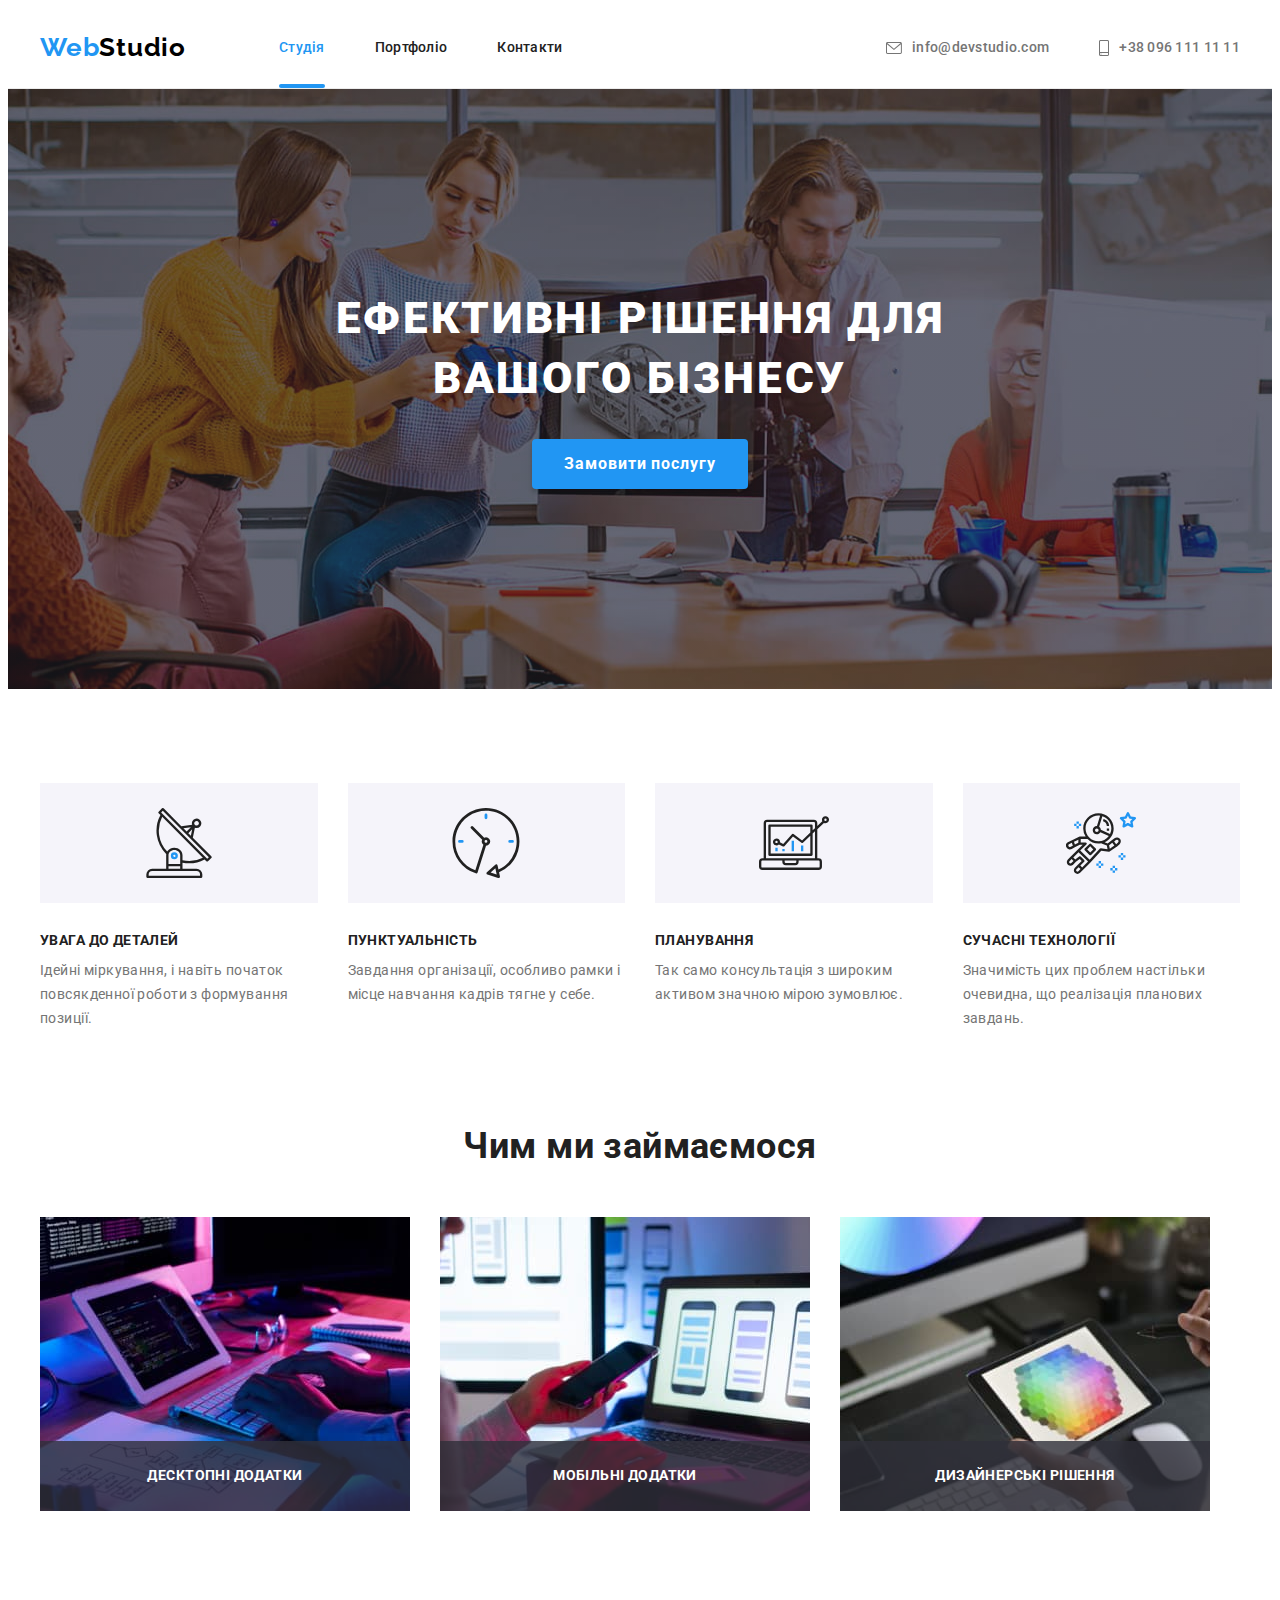
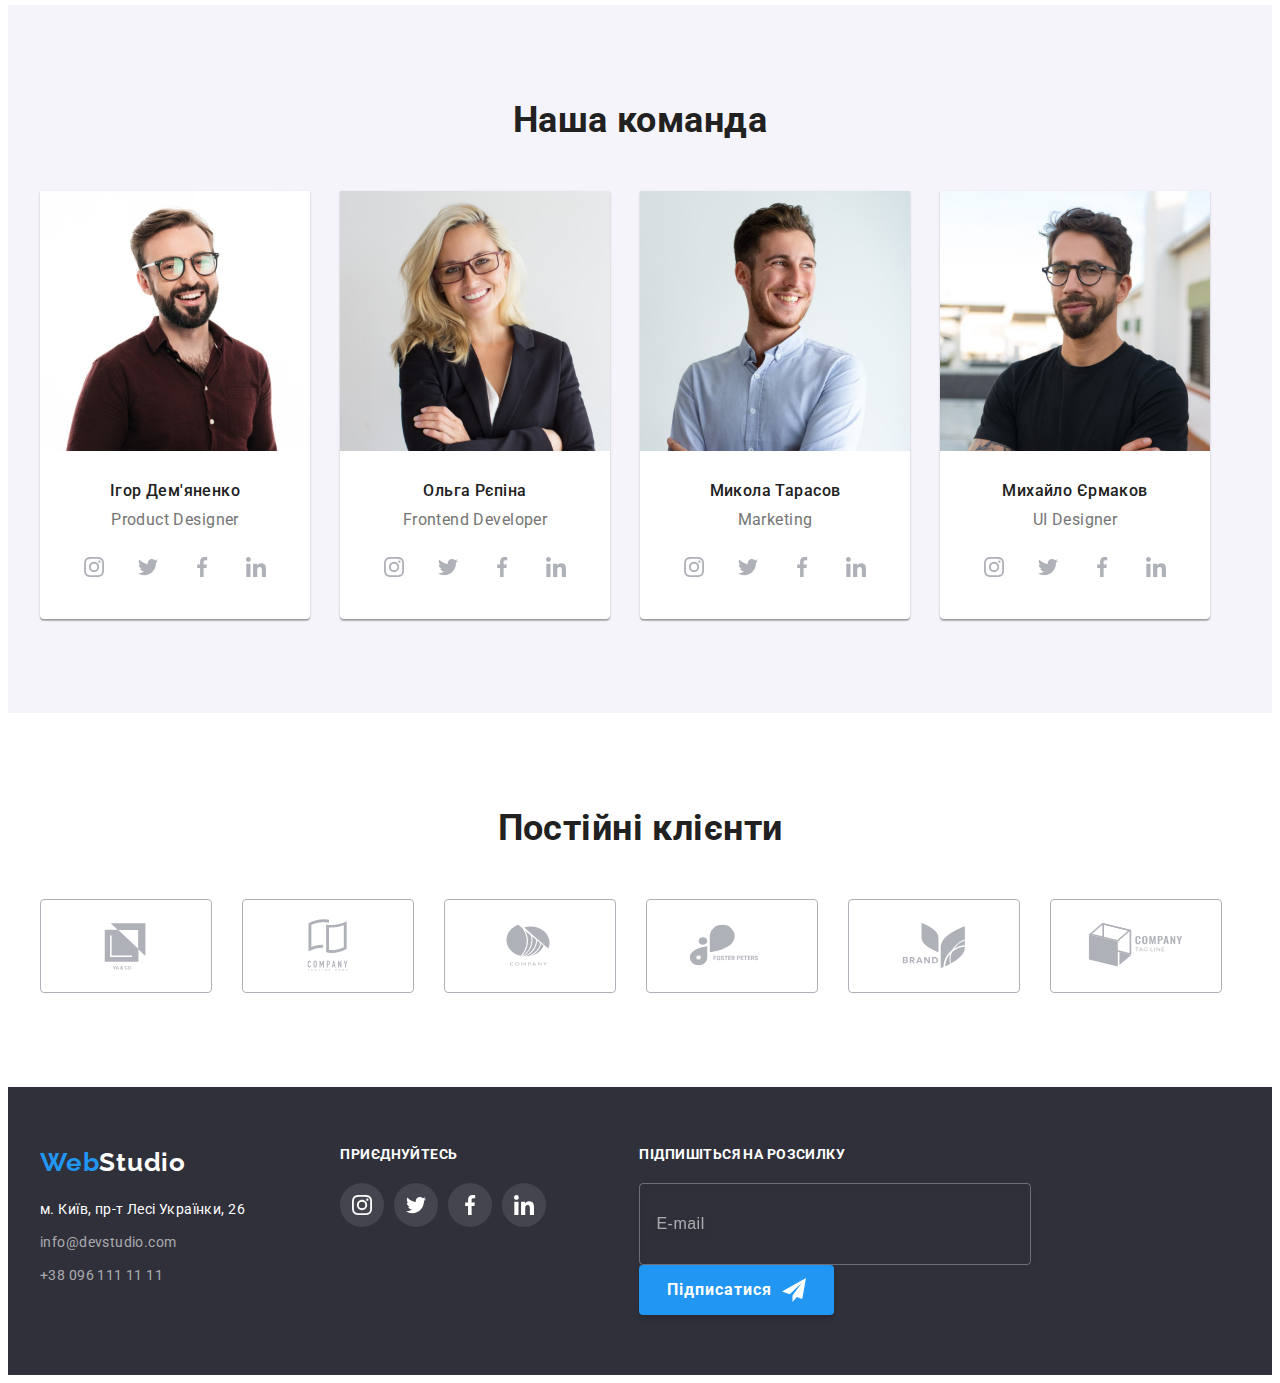
<file: index.html>
<!DOCTYPE html>
<html lang="uk">
  <head>
    <meta charset="UTF-8" />
    <meta http-equiv="X-UA-Compatible" content="IE=edge" />
    <meta name="viewport" content="width=device-width, initial-scale=1.0" />
    <title>Студія</title>
    <link rel="preconnect" href="https://fonts.googleapis.com" />
    <link rel="preconnect" href="https://fonts.gstatic.com" crossorigin />
    <link
      href="https://fonts.googleapis.com/css2?family=Raleway:wght@700&family=Roboto:wght@400;500;700;900&display=swap"
      rel="stylesheet"
    />
    <link
      rel="stylesheet"
      href="https://cdnjs.cloudflare.com/ajax/libs/modern-normalize/1.1.0/modern-normalize.min.css"
      integrity="sha512-wpPYUAdjBVSE4KJnH1VR1HeZfpl1ub8YT/NKx4PuQ5NmX2tKuGu6U/JRp5y+Y8XG2tV+wKQpNHVUX03MfMFn9Q=="
      crossorigin="anonymous"
      referrerpolicy="no-referrer"
    />
    <link rel="stylesheet" href="./css/main.min.css" />
  </head>
  <body>
    <!-- Шапка сайта -->
    <header class="header">
      <div class="container header__container">
        <nav class="nav">
          <a href="./index.html" class="link logo logo--dark">
            <span class="logo__wrap">Web</span>Studio</a
          >
          <ul class="nav__list">
            <li class="nav__item">
              <a href="index.html" class="link nav__link nav__link--active"
                >Студія</a
              >
            </li>
            <li class="nav__item">
              <a href="portfolio.html" class="link nav__link">Портфоліо</a>
            </li>
            <li class="nav__item">
              <a href="#contact" class="link nav__link">Контакти</a>
            </li>
          </ul>
        </nav>
        <ul class="contact">
          <li class="contact__item">
            <a class="link contact__link" href="mailto:info@devstudio.com">
              <svg class="contact__icon" width="16" height="12">
                <use href="./images/icons.svg#envelope"></use>
              </svg>
              info@devstudio.com
            </a>
          </li>
          <li class="contact__item">
            <a class="link contact__link" href="tel:+380961111111">
              <svg class="contact__icon" width="10" height="16">
                <use href="./images/icons.svg#smartphone"></use></svg
              >+38 096 111 11 11
            </a>
          </li>
        </ul>
      </div>
    </header>
    <main>
      <!-- Герой -->
      <section class="hero section">
        <h1 class="main-title">Ефективні рішення для вашого бізнесу</h1>
        <button class="btn hero__btn" type="button" data-modal-open>
          Замовити послугу
        </button>
      </section>
      <!-- Преимущества -->
      <section class="section features">
        <div class="container">
          <h2 class="visually-hidden">Переваги</h2>
          <ul class="features__list grid">
            <li class="features__items">
              <div class="features__wrap">
                <svg width="70" height="70">
                  <use href="./images/icons.svg#antenna"></use>
                </svg>
              </div>
              <h3 class="features__heading heading">Увага до деталей</h3>
              <p class="features-desc">
                Ідейні міркування, і навіть початок повсякденної роботи з
                формування позиції.
              </p>
            </li>
            <li class="features__items">
              <div class="features__wrap">
                <svg width="70" height="70">
                  <use href="./images/icons.svg#clock"></use>
                </svg>
              </div>
              <h3 class="features__heading heading">ПУНКТУАЛЬНІСТЬ</h3>
              <p class="features-desc">
                Завдання організації, особливо рамки і місце навчання кадрів
                тягне у себе.
              </p>
            </li>
            <li class="features__items">
              <div class="features__wrap">
                <svg width="70" height="70">
                  <use href="./images/icons.svg#diagram"></use>
                </svg>
              </div>
              <h3 class="features__heading heading">ПЛАНУВАННЯ</h3>
              <p class="features-desc">
                Так само консультація з широким активом значною мірою зумовлює.
              </p>
            </li>
            <li class="features__items">
              <div class="features__wrap">
                <svg width="70" height="70">
                  <use href="./images/icons.svg#astronaut"></use>
                </svg>
              </div>
              <h3 class="features__heading heading">СУЧАСНІ ТЕХНОЛОГІЇ</h3>
              <p class="features-desc">
                Значимість цих проблем настільки очевидна, що реалізація
                планових завдань.
              </p>
            </li>
          </ul>
        </div>
      </section>
      <!-- Чем мы занимаемся -->
      <section class="section work">
        <div class="container">
          <h2 class="title">Чим ми займаємося</h2>
          <ul class="work_list grid">
            <li class="work__items">
              <img
                src="./images/box1.jpg"
                alt="Десктопное приложение"
                width="370"
              />
              <p class="work__heading heading">Десктопні додатки</p>
            </li>
            <li class="work__items">
              <img
                src="./images/box2.jpg"
                alt="Мобильное приложение"
                width="370"
              />
              <p class="work__heading heading">Мобільні додатки</p>
            </li>
            <li class="work__items">
              <img
                src="./images/box3.jpg"
                alt="Дизайнерское решения"
                width="370"
              />
              <p class="work__heading heading">Дизайнерські рішення</p>
            </li>
          </ul>
        </div>
      </section>
      <!-- Команда -->
      <section class="section team">
        <div class="container">
          <h2 class="title">Наша команда</h2>
          <ul class="team__list grid">
            <li class="team__items">
              <img
                src="./images/demianenko.jpg"
                alt="Фото Игоря Демьяненко"
                width="270"
              />
              <div class="team__wrapor">
                <h3 class="team__name">Ігор Дем'яненко</h3>
                <p class="team__position">Product Designer</p>
                <ul class="socials">
                  <li class="socials__item">
                    <a
                      class="link socials__link"
                      href=""
                      target="_blank"
                      rel="nofollow noopener noreferrer"
                      aria-label="Instagram"
                      ><svg class="socials__icon" width="20" height="20">
                        <use href="./images/icons.svg#instagram"></use></svg
                    ></a>
                  </li>
                  <li class="socials__item">
                    <a
                      class="link socials__link"
                      href=""
                      target="_blank"
                      rel="nofollow noopener noreferrer"
                      aria-label="Twitter"
                      ><svg class="socials__icon" width="20" height="20">
                        <use href="./images/icons.svg#twitter"></use></svg
                    ></a>
                  </li>
                  <li class="socials__item">
                    <a
                      class="link socials__link"
                      href=""
                      target="_blank"
                      rel="nofollow noopener noreferrer"
                      aria-label="Facebook"
                      ><svg class="socials__icon" width="20" height="20">
                        <use href="./images/icons.svg#facebook"></use></svg
                    ></a>
                  </li>
                  <li class="socials__item">
                    <a
                      class="link socials__link"
                      href=""
                      target="_blank"
                      rel="nofollow noopener noreferrer"
                      aria-label="LinkedIn"
                      ><svg class="socials__icon" width="20" height="20">
                        <use href="./images/icons.svg#linkedin"></use></svg
                    ></a>
                  </li>
                </ul>
              </div>
            </li>
            <li class="team__items">
              <img
                src="./images/repina.jpg"
                alt="Фото Ольги Репиной"
                width="270"
              />
              <div class="team__wrapor">
                <h3 class="team__name">Ольга Рєпіна</h3>
                <p class="team__position">Frontend Developer</p>
                <ul class="socials">
                  <li class="socials__item">
                    <a
                      class="link socials__link"
                      href=""
                      target="_blank"
                      rel="nofollow noopener noreferrer"
                      aria-label="Instagram"
                      ><svg class="socials__icon" width="20" height="20">
                        <use href="./images/icons.svg#instagram"></use></svg
                    ></a>
                  </li>
                  <li class="socials__item">
                    <a
                      class="link socials__link"
                      href=""
                      target="_blank"
                      rel="nofollow noopener noreferrer"
                      aria-label="Twitter"
                      ><svg class="socials__icon" width="20" height="20">
                        <use href="./images/icons.svg#twitter"></use></svg
                    ></a>
                  </li>
                  <li class="socials__item">
                    <a
                      class="link socials__link"
                      href=""
                      target="_blank"
                      rel="nofollow noopener noreferrer"
                      aria-label="Facebook"
                      ><svg class="socials__icon" width="20" height="20">
                        <use href="./images/icons.svg#facebook"></use></svg
                    ></a>
                  </li>
                  <li class="socials__item">
                    <a
                      class="link socials__link"
                      href=""
                      target="_blank"
                      rel="nofollow noopener noreferrer"
                      aria-label="LinkedIn"
                      ><svg class="socials__icon" width="20" height="20">
                        <use href="./images/icons.svg#linkedin"></use></svg
                    ></a>
                  </li>
                </ul>
              </div>
            </li>
            <li class="team__items">
              <img
                src="./images/tarasov.jpg"
                alt="Фото Николая Тарасова"
                width="270"
              />
              <div class="team__wrapor">
                <h3 class="team__name">Микола Тарасов</h3>
                <p class="team__position">Marketing</p>
                <ul class="socials">
                  <li class="socials__item">
                    <a
                      class="link socials__link"
                      href=""
                      target="_blank"
                      rel="nofollow noopener noreferrer"
                      aria-label="Instagram"
                      ><svg class="socials__icon" width="20" height="20">
                        <use href="./images/icons.svg#instagram"></use></svg
                    ></a>
                  </li>
                  <li class="socials__item">
                    <a
                      class="link socials__link"
                      href=""
                      target="_blank"
                      rel="nofollow noopener noreferrer"
                      aria-label="Twitter"
                      ><svg class="socials__icon" width="20" height="20">
                        <use href="./images/icons.svg#twitter"></use></svg
                    ></a>
                  </li>
                  <li class="socials__item">
                    <a
                      class="link socials__link"
                      href=""
                      target="_blank"
                      rel="nofollow noopener noreferrer"
                      aria-label="Facebook"
                      ><svg class="socials__icon" width="20" height="20">
                        <use href="./images/icons.svg#facebook"></use></svg
                    ></a>
                  </li>
                  <li class="socials__item">
                    <a
                      class="link socials__link"
                      href=""
                      target="_blank"
                      rel="nofollow noopener noreferrer"
                      aria-label="LinkedIn"
                      ><svg class="socials__icon" width="20" height="20">
                        <use href="./images/icons.svg#linkedin"></use></svg
                    ></a>
                  </li>
                </ul>
              </div>
            </li>
            <li class="team__items">
              <img
                src="./images/yermakov.jpg"
                alt="Фото Михаила Ермакова"
                width="270"
              />
              <div class="team__wrapor">
                <h3 class="team__name">Михайло Єрмаков</h3>
                <p class="team__position">UI Designer</p>
                <ul class="socials">
                  <li class="socials__item">
                    <a
                      class="link socials__link"
                      href=""
                      target="_blank"
                      rel="nofollow noopener noreferrer"
                      aria-label="Instagram"
                      ><svg class="socials__icon" width="20" height="20">
                        <use href="./images/icons.svg#instagram"></use></svg
                    ></a>
                  </li>
                  <li class="socials__item">
                    <a
                      class="link socials__link"
                      href=""
                      target="_blank"
                      rel="nofollow noopener noreferrer"
                      aria-label="Twitter"
                      ><svg class="socials__icon" width="20" height="20">
                        <use href="./images/icons.svg#twitter"></use></svg
                    ></a>
                  </li>
                  <li class="socials__item">
                    <a
                      class="link socials__link"
                      href=""
                      target="_blank"
                      rel="nofollow noopener noreferrer"
                      aria-label="Facebook"
                      ><svg class="socials__icon" width="20" height="20">
                        <use href="./images/icons.svg#facebook"></use></svg
                    ></a>
                  </li>
                  <li class="socials__item">
                    <a
                      class="link socials__link"
                      href=""
                      target="_blank"
                      rel="nofollow noopener noreferrer"
                      aria-label="LinkedIn"
                      ><svg class="socials__icon" width="20" height="20">
                        <use href="./images/icons.svg#linkedin"></use></svg
                    ></a>
                  </li>
                </ul>
              </div>
            </li>
          </ul>
        </div>
      </section>
      <!-- Клієнти -->

      <section class="section clients">
        <div class="container">
          <h2 class="title">Постійні клієнти</h2>
          <div>
            <ul class="clients__list grid">
              <li class="clients__item">
                <a
                  class="link clients__link"
                  href=""
                  target="_blank"
                  rel="nofollow noopener noreferrer"
                  aria-label="Company"
                  ><svg class="clients__icon" width="106" height="60">
                    <use href="./images/icons.svg#logo-1"></use></svg
                ></a>
              </li>
              <li class="clients__item">
                <a
                  class="link clients__link"
                  href=""
                  target="_blank"
                  rel="nofollow noopener noreferrer"
                  aria-label="Company"
                  ><svg class="clients__icon" width="106" height="60">
                    <use href="./images/icons.svg#logo-2"></use></svg
                ></a>
              </li>
              <li class="clients__item">
                <a
                  class="link clients__link"
                  href=""
                  target="_blank"
                  rel="nofollow noopener noreferrer"
                  aria-label="Company"
                  ><svg class="clients__icon" width="106" height="60">
                    <use href="./images/icons.svg#logo-3"></use></svg
                ></a>
              </li>
              <li class="clients__item">
                <a
                  class="link clients__link"
                  href=""
                  target="_blank"
                  rel="nofollow noopener noreferrer"
                  aria-label="Company"
                  ><svg class="clients__icon" width="106" height="60">
                    <use href="./images/icons.svg#logo-4"></use></svg
                ></a>
              </li>
              <li class="clients__item">
                <a
                  class="link clients__link"
                  href=""
                  target="_blank"
                  rel="nofollow noopener noreferrer"
                  aria-label="Company"
                  ><svg class="clients__icon" width="106" height="60">
                    <use href="./images/icons.svg#logo-5"></use></svg
                ></a>
              </li>
              <li class="clients__item">
                <a
                  class="link clients__link"
                  href=""
                  target="_blank"
                  rel="nofollow noopener noreferrer"
                  aria-label="Company"
                  ><svg class="clients__icon" width="106" height="60">
                    <use href="./images/icons.svg#logo-6"></use></svg
                ></a>
              </li>
            </ul>
          </div>
        </div>
      </section>
    </main>
    <!-- Футер -->
    <footer class="footer">
      <div class="container footer__container">
        <div class="footer__contact" id="contact">
          <a href="./index.html" class="link logo logo--light">
            <span class="logo__wrap">Web</span>Studio</a
          >
          <address class="address">
            <ul class="address__list">
              <li class="address__items">
                <a href="" class="link footer-address"
                  >м. Київ, пр-т Лесі Українки, 26</a
                >
              </li>
              <li class="address__items">
                <a href="mailto:info@devstudio.com" class="link address__link"
                  >info@devstudio.com</a
                >
              </li>
              <li class="address__items">
                <a href="tel:+380961111111" class="link address__link"
                  >+38 096 111 11 11</a
                >
              </li>
            </ul>
          </address>
        </div>
        <div class="footer__socials-wrap">
          <h2 class="footer__heading heading">приєднуйтесь</h2>
          <ul class="socials">
            <li class="socials__item">
              <a
                class="link socials__link socials__link--dark"
                href=""
                target="_blank"
                rel="nofollow noopener noreferrer"
                aria-label="Instagram"
                ><svg
                  class="socials__icon socials__icon--light"
                  width="20"
                  height="20"
                >
                  <use href="./images/icons.svg#instagram"></use></svg
              ></a>
            </li>
            <li class="socials__item">
              <a
                class="link socials__link socials__link--dark"
                href=""
                target="_blank"
                rel="nofollow noopener noreferrer"
                aria-label="Twitter"
                ><svg
                  class="socials__icon socials__icon--light"
                  width="20"
                  height="20"
                >
                  <use href="./images/icons.svg#twitter"></use></svg
              ></a>
            </li>
            <li class="socials__item">
              <a
                class="link socials__link socials__link--dark"
                href=""
                target="_blank"
                rel="nofollow noopener noreferrer"
                aria-label="Facebook"
                ><svg
                  class="socials__icon socials__icon--light"
                  width="20"
                  height="20"
                >
                  <use href="./images/icons.svg#facebook"></use></svg
              ></a>
            </li>
            <li class="socials__item">
              <a
                class="link socials__link socials__link--dark"
                href=""
                target="_blank"
                rel="nofollow noopener noreferrer"
                aria-label="LinkedIn"
                ><svg
                  class="socials__icon socials__icon--light"
                  width="20"
                  height="20"
                >
                  <use href="./images/icons.svg#linkedin"></use></svg
              ></a>
            </li>
          </ul>
        </div>

        <!-- Підписка -->

        <div class="subscription">
          <h2 class="footer__heading heading">Підпишіться на розсилку</h2>
          <form class="subscription__form" name="subscription-form">
            <label>
              <input
                class="subscription__field"
                type="email"
                name="user-email"
                placeholder="E-mail"
              />
            </label>
            <button class="subscription__btn btn" type="submit">
              Підписатися
              <svg class="subscription__icon" width="24" height="24">
                <use href="./images/icons.svg#send"></use>
              </svg>
            </button>
          </form>
        </div>
      </div>
    </footer>

    <!-- Modal -->

    <div class="backdrop backdrop--is-hidden" data-modal>
      <div class="modal">
        <button class="btn-close" type="button" data-modal-close>
          <svg class="btn-close__icon" width="18" height="18">
            <use href="./images/icons.svg#button"></use>
          </svg>
        </button>
        <form class="register-form" name="register-form">
          <strong class="register-form__title"
            >Залиште свої дані, ми вам передзвонимо</strong
          >
          <div class="register-form__group" role="group">
            <label class="register-form__wrap">
              <span class="register-form__label">Ім'я</span>
              <input
                class="register-form__field"
                name="user-name"
                type="text"
                required
              />
              <svg class="register-form__icon" width="18" height="18">
                <use href="./images/icons.svg#person"></use>
              </svg>
            </label>
            <label class="register-form__wrap">
              <span class="register-form__label">Телефон</span>
              <input
                class="register-form__field"
                name="user-phone"
                type="tel"
                required
              />
              <svg class="register-form__icon" width="18" height="18">
                <use href="./images/icons.svg#phone"></use>
              </svg>
            </label>
            <label class="register-form__wrap">
              <span class="register-form__label">Пошта</span>
              <input
                class="register-form__field"
                name="user-mail"
                type="email"
              />
              <svg class="register-form__icon" width="18" height="18">
                <use href="./images/icons.svg#email"></use>
              </svg>
            </label>
            <label class="register-form__wrap">
              <span class="register-form__label">Коментар</span>
              <textarea
                class="register-form__message"
                name="user-message"
                rows="5"
                placeholder="Введіть текст"
              ></textarea>
            </label>
          </div>

          <label class="agreement">
            <input
              class="register__checkbox visually-hidden"
              type="checkbox"
              name="user-agreement"
            />
            <svg class="agreement__icon" width="16" height="15">
              <use
                class="agreement__unchek-icon"
                href="./images/icons.svg#uncheck"
              ></use>
              <use
                class="agreement__check-icon"
                href="./images/icons.svg#check"
              ></use>
            </svg>
            <span class="agreement__text"
              >Погоджуюся з розсилкою та приймаю
              <a
                class="agreement__link"
                href=""
                target="_blank"
                rel="nofollow noopener noreferrer"
              >
                Умови договору
              </a></span
            >
          </label>

          <button class="btn register-form__btn" type="submit">
            Відправити
          </button>
        </form>
      </div>
    </div>

    <script src="./js/modal.js"></script>
  </body>
</html>
</file>
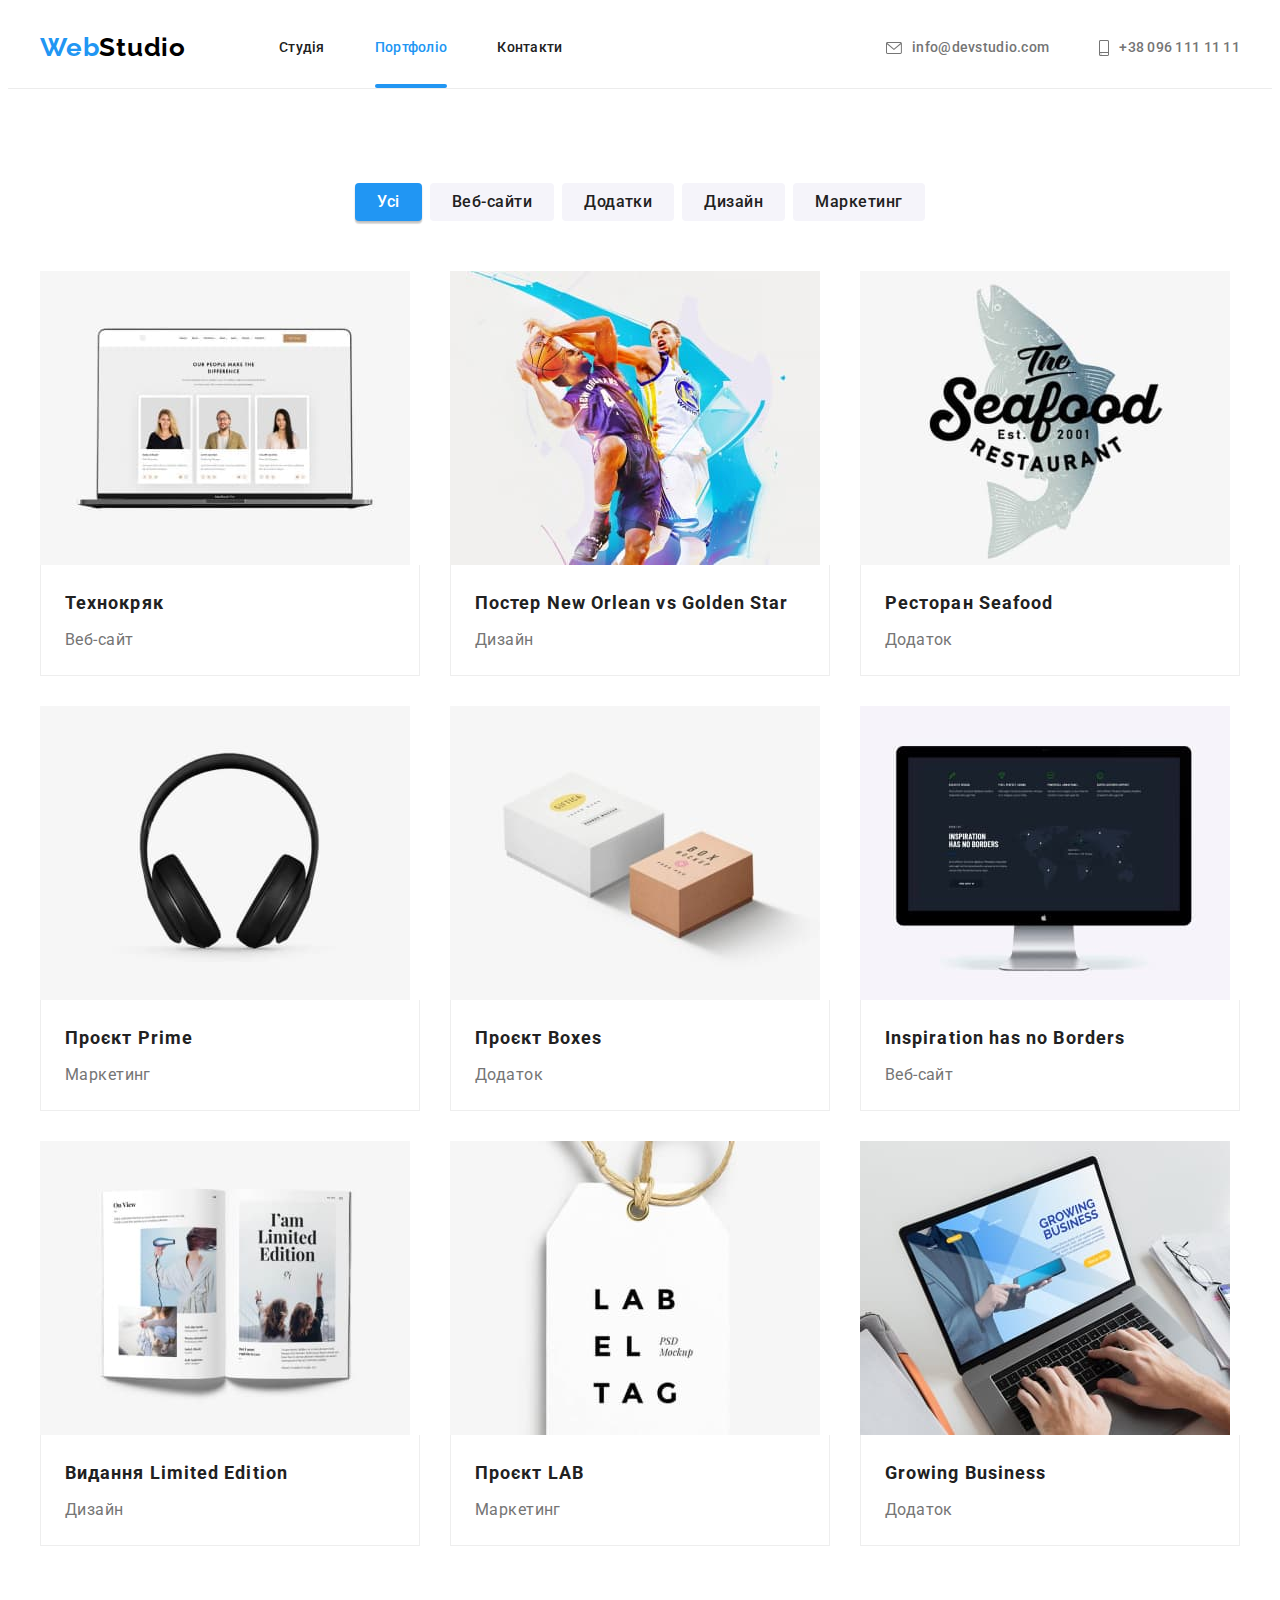
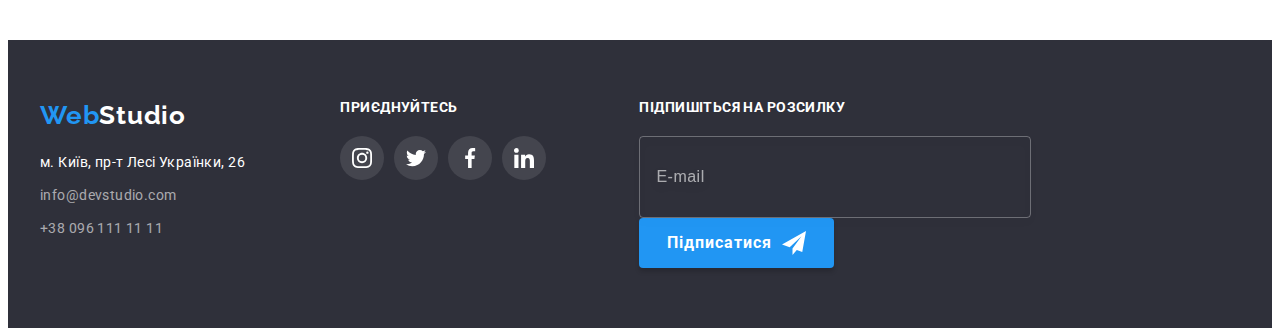
<file: portfolio.html>
<!DOCTYPE html>
<html lang="uk">
  <head>
    <meta charset="UTF-8" />
    <meta http-equiv="X-UA-Compatible" content="IE=edge" />
    <meta name="viewport" content="width=device-width, initial-scale=1.0" />
    <title>Портфоліо</title>
    <link rel="preconnect" href="https://fonts.googleapis.com" />
    <link rel="preconnect" href="https://fonts.gstatic.com" crossorigin />
    <link
      href="https://fonts.googleapis.com/css2?family=Raleway:wght@700&family=Roboto:wght@400;500;700;900&display=swap"
      rel="stylesheet"
    />
    <link
      rel="stylesheet"
      href="https://cdnjs.cloudflare.com/ajax/libs/modern-normalize/1.1.0/modern-normalize.min.css"
      integrity="sha512-wpPYUAdjBVSE4KJnH1VR1HeZfpl1ub8YT/NKx4PuQ5NmX2tKuGu6U/JRp5y+Y8XG2tV+wKQpNHVUX03MfMFn9Q=="
      crossorigin="anonymous"
      referrerpolicy="no-referrer"
    />
    <link rel="stylesheet" href="./css/main.min.css" />
  </head>
  <body>
    <!-- Шапка сайта -->
    <header class="header">
      <div class="container header__container">
        <nav class="nav">
          <a href="./index.html" class="link logo logo--dark">
            <span class="logo__wrap">Web</span>Studio</a
          >
          <ul class="nav__list">
            <li class="nav__item">
              <a href="index.html" class="link nav__link">Студія</a>
            </li>
            <li class="nav__item">
              <a href="portfolio.html" class="link nav__link nav__link--active"
                >Портфоліо</a
              >
            </li>
            <li class="nav__item">
              <a href="#contact" class="link nav__link">Контакти</a>
            </li>
          </ul>
        </nav>
        <ul class="contact">
          <li class="contact__item">
            <a class="link contact__link" href="mailto:info@devstudio.com">
              <svg class="contact__icon" width="16" height="12">
                <use href="./images/icons.svg#envelope"></use>
              </svg>
              info@devstudio.com
            </a>
          </li>
          <li class="contact__item">
            <a class="link contact__link" href="tel:+380961111111">
              <svg class="contact__icon" width="10" height="16">
                <use href="./images/icons.svg#smartphone"></use></svg
              >+38 096 111 11 11
            </a>
          </li>
        </ul>
      </div>
    </header>
    <main>
      <!-- Портфолио -->
      <section class="section">
        <div class="container">
          <h1 class="visually-hidden">Портфоліо</h1>
          <ul class="filter">
            <li class="filter__items">
              <button type="button" class="filter__btn filter__btn--active">
                Усі
              </button>
            </li>
            <li class="filter__items">
              <button type="button" class="filter__btn">Веб-сайти</button>
            </li>
            <li class="filter__items">
              <button type="button" class="filter__btn">Додатки</button>
            </li>
            <li class="filter__items">
              <button type="button" class="filter__btn">Дизайн</button>
            </li>
            <li class="filter__items">
              <button type="button" class="filter__btn">Маркетинг</button>
            </li>
          </ul>
          <ul class="portfolio grid">
            <li class="portfolio__items">
              <a class="link portfolio__link" href="">
                <div class="portfolio__wrap">
                  <img
                    src="images/website.jpg"
                    alt="Веб-сайт на ноутбуке"
                    width="370"
                  />
                  <div class="portfolio__aside">
                    <p class="portfolio__desc">
                      Ресурс пропонує комплексні пропозиції з різним рівнем
                      функціоналу та сервісів. Все це дозволить відвідувачу
                      отримати вичерпні відомості про компанію чи приватну
                      особу.
                    </p>
                  </div>
                </div>
                <div class="portfolio__box">
                  <h2 class="portfolio__name">Технокряк</h2>
                  <p class="portfolio__project">Веб-сайт</p>
                </div></a
              >
            </li>
            <li class="portfolio__items">
              <a class="link portfolio__link" href="">
                <div class="portfolio__wrap">
                  <img
                    src="images/poster.jpg"
                    alt="Постер с баскетболистами"
                    width="370"
                  />
                  <div class="portfolio__aside">
                    <p class="portfolio__desc">
                      Ресурс пропонує комплексні пропозиції з різним рівнем
                      функціоналу та сервісів. Все це дозволить відвідувачу
                      отримати вичерпні відомості про компанію чи приватну
                      особу.
                    </p>
                  </div>
                </div>
                <div class="portfolio__box">
                  <h2 class="portfolio__name">
                    Постер New Orlean vs Golden Star
                  </h2>
                  <p class="portfolio__project">Дизайн</p>
                </div>
              </a>
            </li>
            <li class="portfolio__items">
              <a class="link portfolio__link" href="">
                <div class="portfolio__wrap">
                  <img
                    src="images/sheafood.jpg"
                    alt="Эмблема ресторана Seafood"
                    width="370"
                  />
                  <div class="portfolio__aside">
                    <p class="portfolio__desc">
                      Ресурс пропонує комплексні пропозиції з різним рівнем
                      функціоналу та сервісів. Все це дозволить відвідувачу
                      отримати вичерпні відомості про компанію чи приватну
                      особу.
                    </p>
                  </div>
                </div>
                <div class="portfolio__box">
                  <h2 class="portfolio__name">Ресторан Seafood</h2>
                  <p class="portfolio__project">Додаток</p>
                </div>
              </a>
            </li>
            <li class="portfolio__items">
              <a class="link portfolio__link" href="">
                <div class="portfolio__wrap">
                  <img src="images/headphones.jpg" alt="Наушники" width="370" />
                  <div class="portfolio__aside">
                    <p class="portfolio__desc">
                      Ресурс пропонує комплексні пропозиції з різним рівнем
                      функціоналу та сервісів. Все це дозволить відвідувачу
                      отримати вичерпні відомості про компанію чи приватну
                      особу.
                    </p>
                  </div>
                </div>
                <div class="portfolio__box">
                  <h2 class="portfolio__name">Проєкт Prime</h2>
                  <p class="portfolio__project">Маркетинг</p>
                </div>
              </a>
            </li>
            <li class="portfolio__items">
              <a class="link portfolio__link" href="">
                <div class="portfolio__wrap">
                  <img src="images/boxes.jpg" alt="Коробки" width="370" />
                  <div class="portfolio__aside">
                    <p class="portfolio__desc">
                      Ресурс пропонує комплексні пропозиції з різним рівнем
                      функціоналу та сервісів. Все це дозволить відвідувачу
                      отримати вичерпні відомості про компанію чи приватну
                      особу.
                    </p>
                  </div>
                </div>
                <div class="portfolio__box">
                  <h2 class="portfolio__name">Проєкт Boxes</h2>
                  <p class="portfolio__project">Додаток</p>
                </div>
              </a>
            </li>
            <li class="portfolio__items">
              <a class="link portfolio__link" href="">
                <div class="portfolio__wrap">
                  <img src="images/monitor.jpg" alt="Монитор" width="370" />
                  <div class="portfolio__aside">
                    <p class="portfolio__desc">
                      Ресурс пропонує комплексні пропозиції з різним рівнем
                      функціоналу та сервісів. Все це дозволить відвідувачу
                      отримати вичерпні відомості про компанію чи приватну
                      особу.
                    </p>
                  </div>
                </div>
                <div class="portfolio__box">
                  <h2 class="portfolio__name">Inspiration has no Borders</h2>
                  <p class="portfolio__project">Веб-сайт</p>
                </div>
              </a>
            </li>
            <li class="portfolio__items">
              <a class="link portfolio__link" href="">
                <div class="portfolio__wrap">
                  <img src="images/magazine.jpg" alt="Журнал" width="370" />
                  <div class="portfolio__aside">
                    <p class="portfolio__desc">
                      Ресурс пропонує комплексні пропозиції з різним рівнем
                      функціоналу та сервісів. Все це дозволить відвідувачу
                      отримати вичерпні відомості про компанію чи приватну
                      особу.
                    </p>
                  </div>
                </div>
                <div class="portfolio__box">
                  <h2 class="portfolio__name">Видання Limited Edition</h2>
                  <p class="portfolio__project">Дизайн</p>
                </div>
              </a>
            </li>
            <li class="portfolio__items">
              <a class="link portfolio__link" href="">
                <div class="portfolio__wrap">
                  <img src="images/label.jpg" alt="Лейбл" width="370" />
                  <div class="portfolio__aside">
                    <p class="portfolio__desc">
                      Ресурс пропонує комплексні пропозиції з різним рівнем
                      функціоналу та сервісів. Все це дозволить відвідувачу
                      отримати вичерпні відомості про компанію чи приватну
                      особу.
                    </p>
                  </div>
                </div>
                <div class="portfolio__box">
                  <h2 class="portfolio__name">Проєкт LAB</h2>
                  <p class="portfolio__project">Маркетинг</p>
                </div>
              </a>
            </li>
            <li class="portfolio__items">
              <a class="link portfolio__link" href="">
                <div class="portfolio__wrap">
                  <img
                    src="images/laptop.jpg"
                    alt="Ноутбук с бизнес-приложением"
                    width="370"
                  />
                  <div class="portfolio__aside">
                    <p class="portfolio__desc">
                      Ресурс пропонує комплексні пропозиції з різним рівнем
                      функціоналу та сервісів. Все це дозволить відвідувачу
                      отримати вичерпні відомості про компанію чи приватну
                      особу.
                    </p>
                  </div>
                </div>
                <div class="portfolio__box">
                  <h2 class="portfolio__name">Growing Business</h2>
                  <p class="portfolio__project">Додаток</p>
                </div>
              </a>
            </li>
          </ul>
        </div>
      </section>
    </main>
    <!-- Футер -->
    <footer class="footer">
      <div class="container footer__container">
        <div class="footer__contact" id="contact">
          <a href="./index.html" class="link logo logo--light">
            <span class="logo__wrap">Web</span>Studio</a
          >
          <address class="address">
            <ul class="address__list">
              <li class="address__items">
                <a href="" class="link footer-address"
                  >м. Київ, пр-т Лесі Українки, 26</a
                >
              </li>
              <li class="address__items">
                <a href="mailto:info@devstudio.com" class="link address__link"
                  >info@devstudio.com</a
                >
              </li>
              <li class="address__items">
                <a href="tel:+380961111111" class="link address__link"
                  >+38 096 111 11 11</a
                >
              </li>
            </ul>
          </address>
        </div>
        <div class="footer__socials-wrap">
          <h2 class="footer__heading heading">приєднуйтесь</h2>
          <ul class="socials">
            <li class="socials__item">
              <a
                class="link socials__link socials__link--dark"
                href=""
                target="_blank"
                rel="nofollow noopener noreferrer"
                aria-label="Instagram"
                ><svg
                  class="socials__icon socials__icon--light"
                  width="20"
                  height="20"
                >
                  <use href="./images/icons.svg#instagram"></use></svg
              ></a>
            </li>
            <li class="socials__item">
              <a
                class="link socials__link socials__link--dark"
                href=""
                target="_blank"
                rel="nofollow noopener noreferrer"
                aria-label="Twitter"
                ><svg
                  class="socials__icon socials__icon--light"
                  width="20"
                  height="20"
                >
                  <use href="./images/icons.svg#twitter"></use></svg
              ></a>
            </li>
            <li class="socials__item">
              <a
                class="link socials__link socials__link--dark"
                href=""
                target="_blank"
                rel="nofollow noopener noreferrer"
                aria-label="Facebook"
                ><svg
                  class="socials__icon socials__icon--light"
                  width="20"
                  height="20"
                >
                  <use href="./images/icons.svg#facebook"></use></svg
              ></a>
            </li>
            <li class="socials__item">
              <a
                class="link socials__link socials__link--dark"
                href=""
                target="_blank"
                rel="nofollow noopener noreferrer"
                aria-label="LinkedIn"
                ><svg
                  class="socials__icon socials__icon--light"
                  width="20"
                  height="20"
                >
                  <use href="./images/icons.svg#linkedin"></use></svg
              ></a>
            </li>
          </ul>
        </div>

        <!-- Підписка -->

        <div class="subscription">
          <h2 class="footer__heading heading">Підпишіться на розсилку</h2>
          <form class="subscription__form" name="subscription-form">
            <label>
              <input
                class="subscription__field"
                type="email"
                name="user-email"
                placeholder="E-mail"
              />
            </label>
            <button class="subscription__btn btn" type="submit">
              Підписатися
              <svg class="subscription__icon" width="24" height="24">
                <use href="./images/icons.svg#send"></use>
              </svg>
            </button>
          </form>
        </div>
      </div>
    </footer>
  </body>
</html>
</file>
<file: css/main.min.css>
:root{--primery-text-color: #757575;--title-text-color: #212121;--acсуте-color: #E5E5E5;--primary-white-color: #FFFFFF;--primary-button-color: #F5F4FA;--hover-focus-color: #2196F3;--bg-hover-btn: #188CE8;--base-color: #2F303A;--light-bc-color: #F5F4FA;--icon-main-color: #AFB1B8;--grey-cl-15: rgba(0, 0, 0, 0.15);--card-shadow: 0px 1px 3px rgba(0, 0, 0, 0.12), 0px 1px 1px rgba(0, 0, 0, 0.14), 0px 2px 1px rgba(0, 0, 0, 0.2);--btn-shadow: 0px 3px 1px rgba(0, 0, 0, 0.1), 0px 1px 2px rgba(0, 0, 0, 0.08), 0px 2px 2px rgba(0, 0, 0, 0.12);--anim-shown: 250ms cubic-bezier(0.4, 0, 0.2, 1)}.visually-hidden{position:absolute;width:1px;height:1px;margin:-1px;border:0;padding:0;white-space:nowrap;-webkit-clip-path:inset(100%);clip-path:inset(100%);clip:rect(0 0 0 0);overflow:hidden}html{-webkit-box-sizing:border-box;box-sizing:border-box}* *::before,*::after{-webkit-box-sizing:inherit;box-sizing:inherit}body{background-color:var(--primary-white-color);color:var(--primery-text-color);font-family:"Roboto",sans-serif;font-size:14px;line-height:1.71;letter-spacing:.03em}.container{margin-left:auto;margin-right:auto;width:1200px;padding-left:15px;padding-right:15px}.section{padding-top:94px;padding-bottom:94px}h1,h2,h3,h4,p{margin-top:0;margin-bottom:0}ul{list-style:none;padding:0;margin:0}img{display:block;max-width:100%;height:auto}address{font-style:normal}.link{text-decoration:none;color:inherit}.logo{font-family:"Raleway",sans-serif;font-weight:700;font-size:26px;line-height:1.2;letter-spacing:.03em}.logo__wrap{color:var(--hover-focus-color)}.logo--light{display:inline-block;margin-bottom:20px;color:#fff}.logo--dark{color:#000;margin-right:93px}.btn{border:0;-webkit-box-shadow:0px 4px 4px var(--grey-cl-15);box-shadow:0px 4px 4px var(--grey-cl-15);border-radius:4px;font-family:inherit;background-color:var(--hover-focus-color);color:var(--primary-white-color);font-weight:700;font-size:16px;line-height:1.88;letter-spacing:.06em;cursor:pointer;-webkit-transition:background-color var(--anim-shown);transition:background-color var(--anim-shown)}.btn:hover,.btn:focus{background-color:var(--bg-hover-btn)}.grid{display:-webkit-box;display:-ms-flexbox;display:flex;gap:30px}.heading{font-size:14px;line-height:1.14;text-transform:uppercase}.footer-title{margin-bottom:20px;font-size:14px;line-height:1.14;text-transform:uppercase;color:var(--primary-white-color)}.title{margin-bottom:50px;font-size:36px;line-height:1.17;text-align:center;color:var(--title-text-color)}.socials{display:-webkit-box;display:-ms-flexbox;display:flex;-webkit-box-pack:center;-ms-flex-pack:center;justify-content:center;gap:10px}.socials__link{display:-webkit-box;display:-ms-flexbox;display:flex;-webkit-box-pack:center;-ms-flex-pack:center;justify-content:center;-webkit-box-align:center;-ms-flex-align:center;align-items:center;width:44px;height:44px;border-radius:50%;-webkit-transition:background-color var(--anim-shown);transition:background-color var(--anim-shown)}.socials__link:hover,.socials__link:focus{background-color:var(--hover-focus-color)}.socials__link--dark{background-color:rgba(255,255,255,.1)}.socials__icon{fill:var(--icon-main-color);-webkit-transition:fill var(--anim-shown);transition:fill var(--anim-shown)}.socials__link:hover .socials__icon,.socials__link:focus .socials__icon{fill:var(--primary-white-color)}.socials__icon--light{fill:var(--primary-white-color)}.backdrop{position:fixed;top:0;left:0;width:100%;height:100%;background-color:rgba(0,0,0,.2);-webkit-transition:opacity var(--anim-shown),visibility var(--anim-shown);transition:opacity var(--anim-shown),visibility var(--anim-shown)}.backdrop--is-hidden{opacity:0;visibility:hidden;pointer-events:none}.modal{position:absolute;top:50%;left:50%;-webkit-transform:translate(-50%, -50%);transform:translate(-50%, -50%);width:528px;min-height:581px;padding:40px;border-radius:4px;background-color:var(--primary-white-color);-webkit-box-shadow:var(--card-shadow);box-shadow:var(--card-shadow)}.btn-close{position:absolute;top:8px;right:8px;display:-webkit-box;display:-ms-flexbox;display:flex;-webkit-box-pack:center;-ms-flex-pack:center;justify-content:center;-webkit-box-align:center;-ms-flex-align:center;align-items:center;width:30px;height:30px;border:1px solid rgba(0,0,0,.1);border-radius:50%;background-color:var(--primary-white-color);cursor:pointer}.btn-close__icon{position:absolute;-webkit-transition:fill var(--anim-shown);transition:fill var(--anim-shown)}.btn-close:hover .btn-close__icon,.btn-close:focus .btn-close__icon{fill:var(--hover-focus-color)}.register-form__title{display:block;margin-bottom:12px;font-size:20px;line-height:1.15;text-align:center;letter-spacing:.03em;color:var(--title-text-color)}.register-form__group{margin-bottom:20px}.register-form__wrap{position:relative;display:-webkit-box;display:-ms-flexbox;display:flex;-webkit-box-orient:vertical;-webkit-box-direction:normal;-ms-flex-direction:column;flex-direction:column;gap:4px}.register-form__wrap:not(:last-child){margin-bottom:10px}.register-form__label{font-size:12px;line-height:1.17;letter-spacing:.01em}.register-form__field{height:40px;padding:12px 42px;outline:rgba(0,0,0,0);border:1px solid rgba(33,33,33,.2);border-radius:4px;-webkit-transition:border-color var(--anim-shown);transition:border-color var(--anim-shown)}.register-form__field:focus{border-color:var(--hover-focus-color)}.register-form__icon{position:absolute;bottom:11px;left:12px;-webkit-transition:fill var(--anim-shown);transition:fill var(--anim-shown)}.register-form__field:focus+.register-form__icon{fill:var(--hover-focus-color)}.register-form__message{height:120px;padding:12px 16px;font-size:12px;line-height:1.17px;letter-spacing:.01em;outline:rgba(0,0,0,0);border:1px solid rgba(33,33,33,.2);border-radius:4px;resize:none;-webkit-transition:border-color var(--anim-shown);transition:border-color var(--anim-shown)}.register-form__message:focus{border-color:var(--hover-focus-color)}.register-form__message::-webkit-input-placeholder{color:rgba(117,117,117,.5)}.register-form__message::-moz-placeholder{color:rgba(117,117,117,.5)}.register-form__message:-ms-input-placeholder{color:rgba(117,117,117,.5)}.register-form__message::-ms-input-placeholder{color:rgba(117,117,117,.5)}.register-form__message::placeholder{color:rgba(117,117,117,.5)}.agreement{display:-webkit-box;display:-ms-flexbox;display:flex;-webkit-box-align:center;-ms-flex-align:center;align-items:center;-webkit-box-pack:center;-ms-flex-pack:center;justify-content:center;gap:8px;margin-bottom:30px}.register__checkbox:checked+.agreement__icon>.agreement__unchek-icon{opacity:0}.agreement__uncheck-icon{opacity:0;-webkit-transition:opacity var(--anim-shown);transition:opacity var(--anim-shown)}.register__checkbox:checked+.agreement__icon>.agreement__check-icon{opacity:1}.agreement__check-icon{opacity:0;-webkit-transition:opacity var(--anim-shown);transition:opacity var(--anim-shown)}.agreement__link{color:var(--hover-focus-color);text-underline-position:under}.register-form__btn{display:block;margin-left:auto;margin-right:auto;padding:10px 52px}.header{background-color:var(--primary-white-color);border-bottom:1px solid #ececec}.header__container{display:-webkit-box;display:-ms-flexbox;display:flex;-webkit-box-pack:justify;-ms-flex-pack:justify;justify-content:space-between}.nav{display:-webkit-box;display:-ms-flexbox;display:flex;-webkit-box-align:center;-ms-flex-align:center;align-items:center}.nav__list,.contact{display:-webkit-box;display:-ms-flexbox;display:flex;gap:50px}.nav__link,.contact__link{padding-top:32px;padding-bottom:32px;font-weight:500;font-size:14px;line-height:1.14;letter-spacing:.02em;-webkit-transition:color var(--anim-shown);transition:color var(--anim-shown)}.nav__link{position:relative;color:var(--title-text-color)}.nav__link:hover,.nav__link:focus{color:var(--hover-focus-color)}.nav__link--active{color:var(--hover-focus-color)}.nav__link--active::after{content:"";position:absolute;left:0;bottom:-1px;display:block;height:4px;width:100%;border-radius:2px;background-color:var(--hover-focus-color)}.contact__link{display:-webkit-box;display:-ms-flexbox;display:flex;-webkit-box-pack:center;-ms-flex-pack:center;justify-content:center;-webkit-box-align:center;-ms-flex-align:center;align-items:center;gap:10px}.contact__link:hover,.contact__link:focus{color:var(--hover-focus-color)}.contact__icon{fill:currentColor}.hero{max-width:1600px;padding:200px 0;margin-left:auto;margin-right:auto;text-align:center;background-color:var(--base-color);background-image:-webkit-gradient(linear, left top, right top, from(rgba(47, 48, 58, 0.4)), to(rgba(47, 48, 58, 0.4))),url(../images/hero.jpg);background-image:linear-gradient(to right, rgba(47, 48, 58, 0.4), rgba(47, 48, 58, 0.4)),url(../images/hero.jpg);background-repeat:no-repeat;background-position:center}.main-title{width:696px;margin-left:auto;margin-right:auto;margin-bottom:30px;color:var(--primary-white-color);font-weight:900;font-size:44px;line-height:1.36;letter-spacing:.06em;text-transform:uppercase}.hero__btn{padding:10px 32px}.features__items{-ms-flex-preferred-size:calc((100% - 90px)/4);flex-basis:calc((100% - 90px)/4)}.features__wrap{display:-webkit-box;display:-ms-flexbox;display:flex;-webkit-box-pack:center;-ms-flex-pack:center;justify-content:center;-webkit-box-align:center;-ms-flex-align:center;align-items:center;margin-bottom:30px;height:120px;background-color:var(--light-bc-color)}.features__heading{margin-bottom:10px;color:var(--title-text-color)}.work{padding-top:0}.work__items{position:relative}.work__heading{position:absolute;bottom:0;left:0;padding-top:27px;padding-bottom:27px;width:100%;font-weight:700;text-align:center;color:var(--primary-white-color);background:rgba(47,48,58,.8)}.team{background-color:var(--primary-button-color)}.team__items{background-color:var(--primary-white-color);-webkit-box-shadow:var(--card-shadow);box-shadow:var(--card-shadow);border-radius:0px 0px 4px 4px}.team__wrapor{padding:30px 10px}.team__name{margin-bottom:10px;color:var(--title-text-color);font-weight:500;font-size:16px;line-height:1.19;text-align:center}.team__position{margin-bottom:16px;font-size:16px;line-height:1.19;text-align:center}.clients__link{display:-webkit-box;display:-ms-flexbox;display:flex;-webkit-box-pack:center;-ms-flex-pack:center;justify-content:center;-webkit-box-align:center;-ms-flex-align:center;align-items:center;width:170px;height:92px;border:1px solid var(--icon-main-color);border-radius:4px;-webkit-transition:border var(--anim-shown);transition:border var(--anim-shown)}.clients__link:hover,.clients__link:focus{border:1px solid var(--hover-focus-color)}.clients__icon{fill:var(--icon-main-color);-webkit-transition:fill var(--anim-shown);transition:fill var(--anim-shown)}.clients__link:hover .clients__icon,.clients__link:focus .clients__icon{fill:var(--hover-focus-color)}.footer{background-color:var(--base-color);padding:60px 0}.footer__container{display:-webkit-box;display:-ms-flexbox;display:flex}.footer__contact{-ms-flex-preferred-size:231px;flex-basis:231px}.address__items:not(:last-child){margin-bottom:9px}.footer-address{color:var(--primary-white-color)}.address__link{color:rgba(255,255,255,.6);-webkit-transition:color var(--anim-shown);transition:color var(--anim-shown)}.address__link:hover,.address__link:focus{color:var(--hover-focus-color)}.footer__heading{margin-bottom:20px;color:var(--primary-white-color)}.footer__socials-wrap{margin-left:70px;margin-right:93px}.subscription__field{width:358px;height:50px;padding:15px 16px;font-size:16px;line-height:1.25;letter-spacing:.03em;background-color:rgba(0,0,0,0);border:1px solid rgba(255,255,255,.3);-webkit-filter:drop-shadow(0px 4px 4px var(--grey-cl-15));filter:drop-shadow(0px 4px 4px var(--grey-cl-15));border-radius:4px;margin-right:12px;color:var(--primary-white-color)}.subscription__field::-webkit-input-placeholder{font-size:16px;line-height:1.25;letter-spacing:.03em;color:rgba(255,255,255,.6)}.subscription__field::-moz-placeholder{font-size:16px;line-height:1.25;letter-spacing:.03em;color:rgba(255,255,255,.6)}.subscription__field:-ms-input-placeholder{font-size:16px;line-height:1.25;letter-spacing:.03em;color:rgba(255,255,255,.6)}.subscription__field::-ms-input-placeholder{font-size:16px;line-height:1.25;letter-spacing:.03em;color:rgba(255,255,255,.6)}.subscription__field::placeholder{font-size:16px;line-height:1.25;letter-spacing:.03em;color:rgba(255,255,255,.6)}.subscription__btn{display:-webkit-inline-box;display:-ms-inline-flexbox;display:inline-flex;-webkit-box-align:center;-ms-flex-align:center;align-items:center;-webkit-box-pack:center;-ms-flex-pack:center;justify-content:center;gap:10px;padding:10px 28px}.subscription__icon{fill:var(--primary-white-color)}.filter{display:-webkit-box;display:-ms-flexbox;display:flex;-webkit-box-pack:center;-ms-flex-pack:center;justify-content:center;gap:8px;margin-bottom:50px}.filter__btn{background-color:var(--primary-button-color);color:var(--title-text-color);padding:6px 22px;font-family:inherit;font-weight:500;font-size:16px;line-height:1.62;text-align:center;letter-spacing:.03em;cursor:pointer;border:0;border-radius:4px;-webkit-transition:background-color var(--anim-shown),color var(--anim-shown),-webkit-box-shadow var(--anim-shown);transition:background-color var(--anim-shown),color var(--anim-shown),-webkit-box-shadow var(--anim-shown);transition:background-color var(--anim-shown),color var(--anim-shown),box-shadow var(--anim-shown);transition:background-color var(--anim-shown),color var(--anim-shown),box-shadow var(--anim-shown),-webkit-box-shadow var(--anim-shown)}.filter__btn:hover,.filter__btn:focus{background-color:var(--hover-focus-color);color:var(--primary-white-color);-webkit-box-shadow:var(--btn-shadow);box-shadow:var(--btn-shadow)}.filter__btn--active{background-color:var(--hover-focus-color);color:var(--primary-white-color);-webkit-box-shadow:var(--btn-shadow);box-shadow:var(--btn-shadow)}.portfolio{-ms-flex-wrap:wrap;flex-wrap:wrap}.portfolio__items{-ms-flex-preferred-size:calc((100% - 60px)/3);flex-basis:calc((100% - 60px)/3);background-color:var(--primary-white-color)}.portfolio__link{display:block;-webkit-transition:-webkit-box-shadow var(--anim-shown);transition:-webkit-box-shadow var(--anim-shown);transition:box-shadow var(--anim-shown);transition:box-shadow var(--anim-shown), -webkit-box-shadow var(--anim-shown)}.portfolio__link:hover,.portfolio__link:focus{-webkit-box-shadow:0px 1px 1px rgba(0,0,0,.12),0px 4px 4px rgba(0,0,0,.06),1px 4px 6px rgba(0,0,0,.16);box-shadow:0px 1px 1px rgba(0,0,0,.12),0px 4px 4px rgba(0,0,0,.06),1px 4px 6px rgba(0,0,0,.16)}.portfolio__wrap{position:relative;overflow:hidden}.portfolio__aside{position:absolute;top:0;left:0;display:-webkit-box;display:-ms-flexbox;display:flex;-webkit-box-align:center;-ms-flex-align:center;align-items:center;-webkit-box-pack:center;-ms-flex-pack:center;justify-content:center;width:100%;height:100%;padding:24px;background-color:rgba(33,150,243,.9);-webkit-transform:translateY(100%);transform:translateY(100%);-webkit-transition:-webkit-transform var(--anim-shown);transition:-webkit-transform var(--anim-shown);transition:transform var(--anim-shown);transition:transform var(--anim-shown), -webkit-transform var(--anim-shown)}.portfolio__link:hover .portfolio__aside,.portfolio__link:focus .portfolio__aside{-webkit-transform:translateY(0);transform:translateY(0)}.portfolio__desc{font-size:18px;line-height:1.56;color:var(--primary-white-color)}.portfolio__box{padding:20px 24px;border-right:1px solid #eee;border-left:1px solid #eee;border-bottom:1px solid #eee}.portfolio__name{margin-bottom:4px;color:var(--title-text-color);font-size:18px;line-height:2;letter-spacing:.06em}.portfolio__project{font-size:16px;line-height:1.88}/*# sourceMappingURL=main.min.css.map */
</file>
